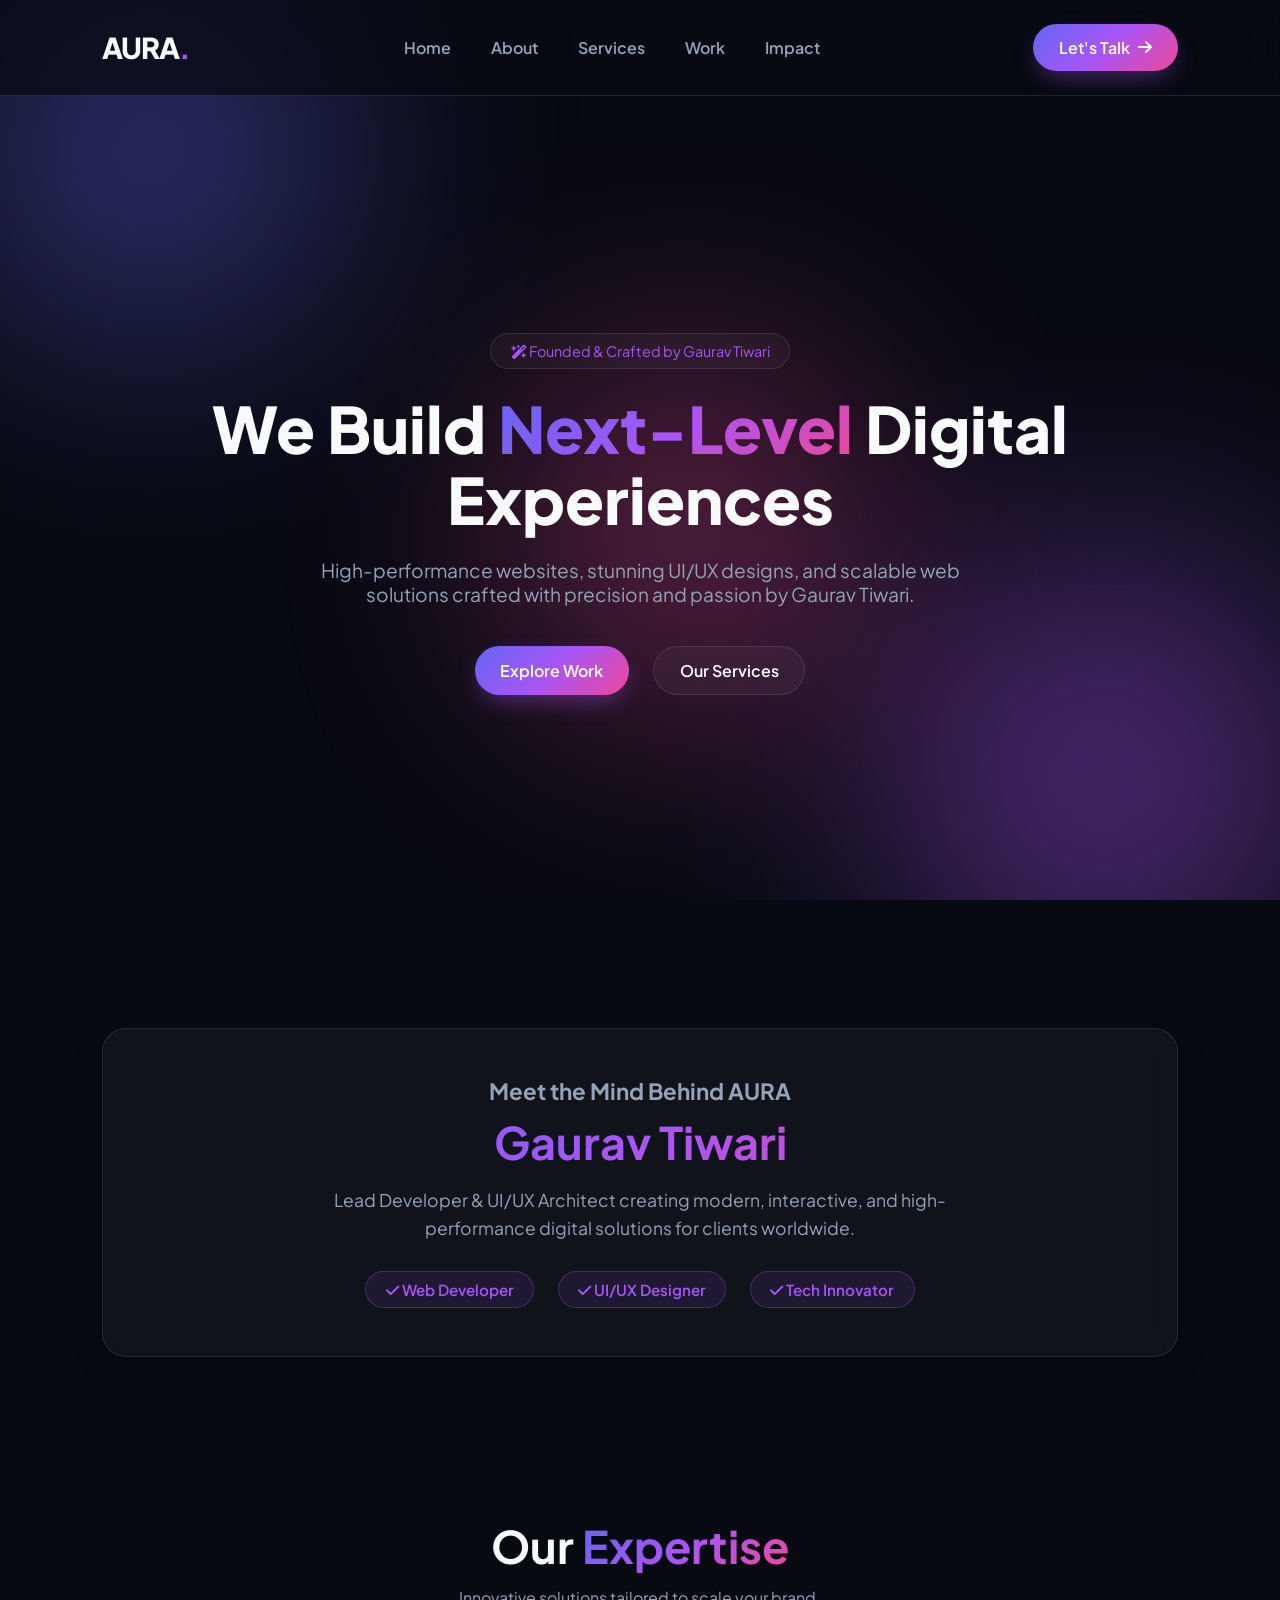
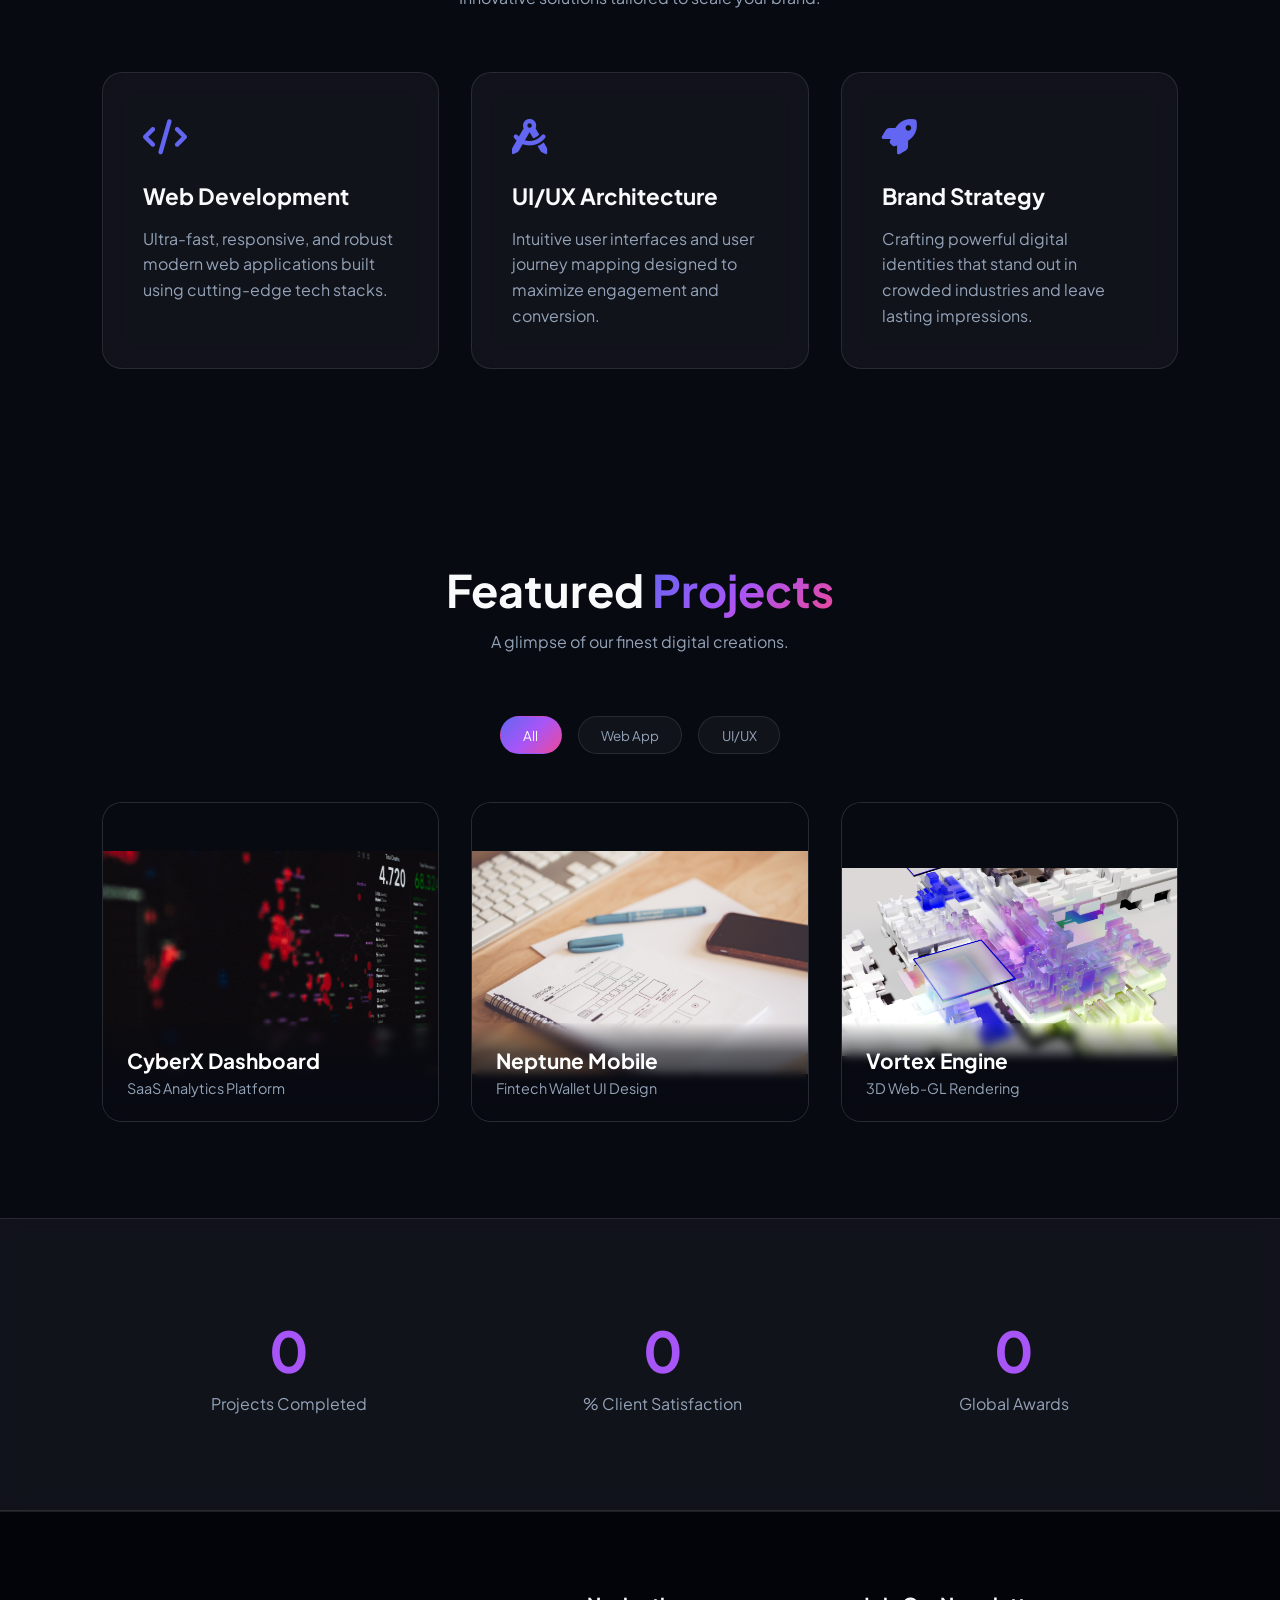
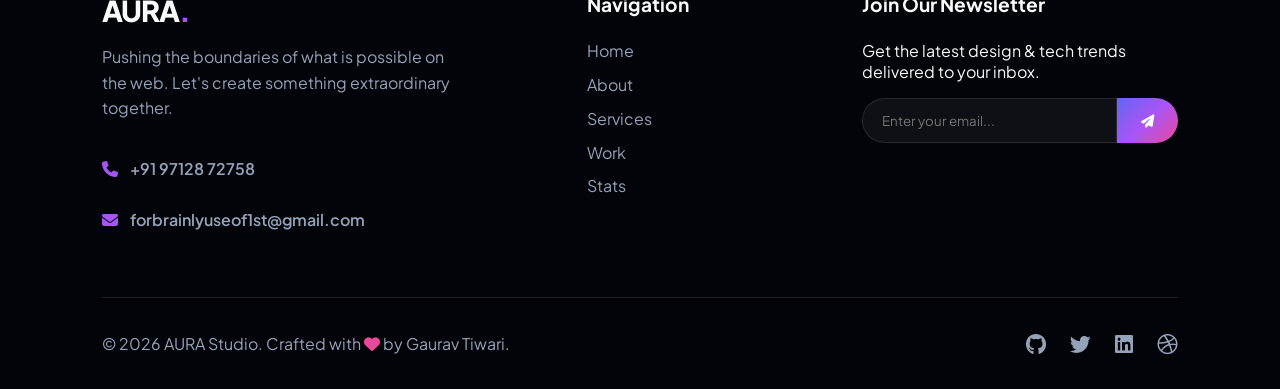
<file: index.html>
<!DOCTYPE html>
<html lang="en">
<head>
    <meta charset="UTF-8">
    <meta name="viewport" content="width=device-width, initial-scale=1.0">
    <title>AURA — Gaurav Tiwari | Digital Studio</title>
    <!-- Google Fonts -->
    <link href="https://fonts.googleapis.com/css2?family=Plus+Jakarta+Sans:wght@300;400;600;800&display=swap" rel="stylesheet">
    <!-- Font Awesome Icons -->
    <link rel="stylesheet" href="https://cdnjs.cloudflare.com/ajax/libs/font-awesome/6.4.0/css/all.min.css">
    <link rel="stylesheet" href="style.css">
</head>
<body>

    <!-- Background Animated Blobs -->
    <div class="blob-container">
        <div class="blob blob-1"></div>
        <div class="blob blob-2"></div>
        <div class="blob blob-3"></div>
    </div>

    <!-- Header / Navbar -->
    <header class="navbar">
        <div class="logo">AURA<span>.</span></div>
        <nav>
            <ul class="nav-links">
                <li><a href="#hero">Home</a></li>
                <li><a href="#about">About</a></li>
                <li><a href="#services">Services</a></li>
                <li><a href="#portfolio">Work</a></li>
                <li><a href="#stats">Impact</a></li>
            </ul>
        </nav>
        <a href="#contact" class="btn-primary">Let's Talk <i class="fa-solid fa-arrow-right"></i></a>
        <div class="hamburger">
            <i class="fa-solid fa-bars"></i>
        </div>
    </header>

    <!-- Hero Section -->
    <section id="hero" class="hero">
        <div class="hero-badge"><i class="fa-solid fa-wand-magic-sparkles"></i> Founded & Crafted by Gaurav Tiwari</div>
        <h1 class="hero-title">We Build <span class="gradient-text">Next-Level</span> Digital Experiences</h1>
        <p class="hero-subtitle">High-performance websites, stunning UI/UX designs, and scalable web solutions crafted with precision and passion by Gaurav Tiwari.</p>
        <div class="hero-btns">
            <a href="#portfolio" class="btn-primary">Explore Work</a>
            <a href="#services" class="btn-secondary">Our Services</a>
        </div>
    </section>

    <!-- About Creator Section -->
    <section id="about" class="about">
        <div class="about-card">
            <div class="about-info">
                <h2>Meet the Mind Behind AURA</h2>
                <h3 class="gradient-text">Gaurav Tiwari</h3>
                <p>Lead Developer & UI/UX Architect creating modern, interactive, and high-performance digital solutions for clients worldwide.</p>
                <div class="about-tags">
                    <span><i class="fa-solid fa-check"></i> Web Developer</span>
                    <span><i class="fa-solid fa-check"></i> UI/UX Designer</span>
                    <span><i class="fa-solid fa-check"></i> Tech Innovator</span>
                </div>
            </div>
        </div>
    </section>

    <!-- Services Section -->
    <section id="services" class="services">
        <div class="section-header">
            <h2>Our <span class="gradient-text">Expertise</span></h2>
            <p>Innovative solutions tailored to scale your brand.</p>
        </div>
        <div class="services-grid">
            <div class="service-card">
                <div class="icon"><i class="fa-solid fa-code"></i></div>
                <h3>Web Development</h3>
                <p>Ultra-fast, responsive, and robust modern web applications built using cutting-edge tech stacks.</p>
            </div>
            <div class="service-card">
                <div class="icon"><i class="fa-solid fa-compass-drafting"></i></div>
                <h3>UI/UX Architecture</h3>
                <p>Intuitive user interfaces and user journey mapping designed to maximize engagement and conversion.</p>
            </div>
            <div class="service-card">
                <div class="icon"><i class="fa-solid fa-rocket"></i></div>
                <h3>Brand Strategy</h3>
                <p>Crafting powerful digital identities that stand out in crowded industries and leave lasting impressions.</p>
            </div>
        </div>
    </section>

    <!-- Portfolio Section with Images -->
    <section id="portfolio" class="portfolio">
        <div class="section-header">
            <h2>Featured <span class="gradient-text">Projects</span></h2>
            <p>A glimpse of our finest digital creations.</p>
        </div>
        <div class="filter-buttons">
            <button class="filter-btn active" data-filter="all">All</button>
            <button class="filter-btn" data-filter="web">Web App</button>
            <button class="filter-btn" data-filter="design">UI/UX</button>
        </div>
        <div class="portfolio-grid">
            <!-- Project 1 with 1.jpg -->
            <div class="portfolio-card" data-category="web">
                <div class="image-wrapper">
                    <img src="1.jpg" alt="CyberX Dashboard Project">
                </div>
                <div class="card-inner">
                    <h3>CyberX Dashboard</h3>
                    <p>SaaS Analytics Platform</p>
                </div>
            </div>

            <!-- Project 2 with 2.jpg -->
            <div class="portfolio-card" data-category="design">
                <div class="image-wrapper">
                    <img src="2.jpg" alt="Neptune Mobile Project">
                </div>
                <div class="card-inner">
                    <h3>Neptune Mobile</h3>
                    <p>Fintech Wallet UI Design</p>
                </div>
            </div>

            <!-- Project 3 with 3.jpg -->
            <div class="portfolio-card" data-category="web">
                <div class="image-wrapper">
                    <img src="3.jpg" alt="Vortex Engine Project">
                </div>
                <div class="card-inner">
                    <h3>Vortex Engine</h3>
                    <p>3D Web-GL Rendering</p>
                </div>
            </div>
        </div>
    </section>

    <!-- Stats Section -->
    <section id="stats" class="stats">
        <div class="stat-box">
            <h3 class="counter" data-target="128">0</h3>
            <p>Projects Completed</p>
        </div>
        <div class="stat-box">
            <h3 class="counter" data-target="98">0</h3>
            <p>% Client Satisfaction</p>
        </div>
        <div class="stat-box">
            <h3 class="counter" data-target="15">0</h3>
            <p>Global Awards</p>
        </div>
    </section>

    <!-- Animated Footer -->
    <footer id="contact" class="footer">
        <div class="footer-top">
            <div class="footer-brand">
                <div class="logo">AURA<span>.</span></div>
                <p>Pushing the boundaries of what is possible on the web. Let's create something extraordinary together.</p>
                <div class="footer-contact-details">
                    <p class="footer-contact-item">
                        <i class="fa-solid fa-phone"></i> 
                        <a href="tel:+919712872758">+91 97128 72758</a>
                    </p>
                    <p class="footer-contact-item">
                        <i class="fa-solid fa-envelope"></i> 
                        <a href="mailto:forbrainlyuseof1st@gmail.com">forbrainlyuseof1st@gmail.com</a>
                    </p>
                </div>
            </div>
            <div class="footer-links">
                <h4>Navigation</h4>
                <ul>
                    <li><a href="#hero">Home</a></li>
                    <li><a href="#about">About</a></li>
                    <li><a href="#services">Services</a></li>
                    <li><a href="#portfolio">Work</a></li>
                    <li><a href="#stats">Stats</a></li>
                </ul>
            </div>
            <div class="footer-newsletter">
                <h4>Join Our Newsletter</h4>
                <p>Get the latest design & tech trends delivered to your inbox.</p>
                <form class="newsletter-form" onsubmit="event.preventDefault(); alert('Subscribed successfully!');">
                    <input type="email" placeholder="Enter your email..." required>
                    <button type="submit"><i class="fa-solid fa-paper-plane"></i></button>
                </form>
            </div>
        </div>
        <div class="footer-bottom">
            <p>&copy; 2026 AURA Studio. Crafted with <i class="fa-solid fa-heart" style="color: #ec4899;"></i> by Gaurav Tiwari.</p>
            <div class="social-icons">
                <a href="#"><i class="fa-brands fa-github"></i></a>
                <a href="#"><i class="fa-brands fa-twitter"></i></a>
                <a href="#"><i class="fa-brands fa-linkedin"></i></a>
                <a href="#"><i class="fa-brands fa-dribbble"></i></a>
            </div>
        </div>
    </footer>

    <script src="script.js"></script>
</body>
</html>
</file>
<file: style.css>
/* --- Global Variables & Resets --- */
:root {
    --bg-dark: #080a12;
    --card-bg: rgba(255, 255, 255, 0.04);
    --card-border: rgba(255, 255, 255, 0.1);
    --primary-gradient: linear-gradient(135deg, #6366f1 0%, #a855f7 50%, #ec4899 100%);
    --text-main: #f8fafc;
    --text-muted: #94a3b8;
    --font-family: 'Plus Jakarta Sans', sans-serif;
}

* {
    margin: 0;
    padding: 0;
    box-sizing: border-box;
    scroll-behavior: smooth;
    font-family: var(--font-family);
}

body {
    background-color: var(--bg-dark);
    color: var(--text-main);
    overflow-x: hidden;
    position: relative;
}

/* --- Animated Glowing Background Blobs --- */
.blob-container {
    position: fixed;
    top: 0;
    left: 0;
    width: 100vw;
    height: 100vh;
    z-index: -1;
    overflow: hidden;
    pointer-events: none;
}

.blob {
    position: absolute;
    border-radius: 50%;
    filter: blur(120px);
    opacity: 0.4;
    animation: float 12s infinite alternate ease-in-out;
}

.blob-1 {
    width: 400px;
    height: 400px;
    background: #6366f1;
    top: -50px;
    left: -50px;
}

.blob-2 {
    width: 450px;
    height: 450px;
    background: #a855f7;
    bottom: -100px;
    right: -50px;
    animation-delay: -4s;
}

.blob-3 {
    width: 350px;
    height: 350px;
    background: #ec4899;
    top: 40%;
    left: 40%;
    animation-delay: -8s;
}

@keyframes float {
    0% { transform: translate(0, 0) scale(1); }
    100% { transform: translate(50px, 80px) scale(1.15); }
}

/* --- Typography Helpers --- */
.gradient-text {
    background: var(--primary-gradient);
    background-clip: text;
    -webkit-background-clip: text;
    -webkit-text-fill-color: transparent;
}

/* --- Header / Navbar --- */
.navbar {
    display: flex;
    justify-content: space-between;
    align-items: center;
    padding: 1.5rem 8%;
    position: fixed;
    top: 0;
    width: 100%;
    backdrop-filter: blur(20px);
    background: rgba(8, 10, 18, 0.7);
    border-bottom: 1px solid var(--card-border);
    z-index: 1000;
}

.logo {
    font-size: 1.8rem;
    font-weight: 800;
    letter-spacing: -1px;
}

.logo span {
    color: #a855f7;
}

.nav-links {
    display: flex;
    list-style: none;
    gap: 2.5rem;
}

.nav-links a {
    color: var(--text-muted);
    text-decoration: none;
    font-weight: 600;
    transition: 0.3s;
}

.nav-links a:hover {
    color: var(--text-main);
}

.btn-primary {
    background: var(--primary-gradient);
    color: #fff;
    padding: 0.8rem 1.6rem;
    border-radius: 50px;
    text-decoration: none;
    font-weight: 600;
    box-shadow: 0 10px 25px -5px rgba(168, 85, 247, 0.4);
    transition: transform 0.3s, box-shadow 0.3s;
    display: inline-flex;
    align-items: center;
    gap: 0.5rem;
    border: none;
    cursor: pointer;
}

.btn-primary:hover {
    transform: translateY(-3px);
    box-shadow: 0 15px 30px -5px rgba(168, 85, 247, 0.6);
}

.hamburger {
    display: none;
    font-size: 1.5rem;
    cursor: pointer;
}

/* --- Hero Section --- */
.hero {
    min-height: 100vh;
    display: flex;
    flex-direction: column;
    justify-content: center;
    align-items: center;
    text-align: center;
    padding: 0 10%;
    margin-top: 4rem;
}

.hero-badge {
    background: var(--card-bg);
    border: 1px solid var(--card-border);
    padding: 0.5rem 1.2rem;
    border-radius: 30px;
    font-size: 0.9rem;
    color: #a855f7;
    margin-bottom: 1.5rem;
    backdrop-filter: blur(10px);
}

.hero-title {
    font-size: 4rem;
    font-weight: 800;
    line-height: 1.1;
    margin-bottom: 1.5rem;
    max-width: 900px;
}

.hero-subtitle {
    font-size: 1.2rem;
    color: var(--text-muted);
    max-width: 650px;
    margin-bottom: 2.5rem;
}

.hero-btns {
    display: flex;
    gap: 1.5rem;
}

.btn-secondary {
    background: var(--card-bg);
    border: 1px solid var(--card-border);
    color: var(--text-main);
    padding: 0.8rem 1.6rem;
    border-radius: 50px;
    text-decoration: none;
    font-weight: 600;
    backdrop-filter: blur(10px);
    transition: 0.3s;
}

.btn-secondary:hover {
    background: rgba(255, 255, 255, 0.1);
}

/* --- About Section --- */
.about {
    padding: 4rem 8%;
}

.about-card {
    background: var(--card-bg);
    border: 1px solid var(--card-border);
    border-radius: 24px;
    padding: 3rem;
    backdrop-filter: blur(15px);
    text-align: center;
    box-shadow: 0 10px 30px rgba(0, 0, 0, 0.2);
}

.about-info h2 {
    font-size: 1.4rem;
    color: var(--text-muted);
    margin-bottom: 0.5rem;
}

.about-info h3 {
    font-size: 2.8rem;
    margin-bottom: 1rem;
}

.about-info p {
    color: var(--text-muted);
    max-width: 700px;
    margin: 0 auto 1.8rem;
    font-size: 1.1rem;
    line-height: 1.6;
}

.about-tags {
    display: flex;
    justify-content: center;
    gap: 1.5rem;
    flex-wrap: wrap;
}

.about-tags span {
    background: rgba(168, 85, 247, 0.1);
    border: 1px solid rgba(168, 85, 247, 0.3);
    color: #a855f7;
    padding: 0.5rem 1.2rem;
    border-radius: 30px;
    font-size: 0.95rem;
    font-weight: 600;
}

/* --- Services Section --- */
.services, .portfolio, .stats {
    padding: 6rem 8%;
}

.section-header {
    text-align: center;
    margin-bottom: 4rem;
}

.section-header h2 {
    font-size: 2.8rem;
    margin-bottom: 0.8rem;
}

.section-header p {
    color: var(--text-muted);
}

.services-grid {
    display: grid;
    grid-template-columns: repeat(auto-fit, minmax(280px, 1fr));
    gap: 2rem;
}

.service-card {
    background: var(--card-bg);
    border: 1px solid var(--card-border);
    padding: 2.5rem;
    border-radius: 20px;
    backdrop-filter: blur(15px);
    transition: transform 0.4s, border-color 0.4s;
}

.service-card:hover {
    transform: translateY(-10px);
    border-color: #a855f7;
}

.service-card .icon {
    font-size: 2.2rem;
    color: #6366f1;
    margin-bottom: 1.5rem;
}

.service-card h3 {
    margin-bottom: 1rem;
    font-size: 1.4rem;
}

.service-card p {
    color: var(--text-muted);
    line-height: 1.6;
}

/* --- Portfolio Section --- */
.filter-buttons {
    display: flex;
    justify-content: center;
    gap: 1rem;
    margin-bottom: 3rem;
}

.filter-btn {
    background: var(--card-bg);
    border: 1px solid var(--card-border);
    color: var(--text-muted);
    padding: 0.6rem 1.4rem;
    border-radius: 30px;
    cursor: pointer;
    transition: 0.3s;
}

.filter-btn.active, .filter-btn:hover {
    background: var(--primary-gradient);
    color: #fff;
    border-color: transparent;
}

.portfolio-grid {
    display: grid;
    grid-template-columns: repeat(auto-fit, minmax(300px, 1fr));
    gap: 2rem;
}

.portfolio-card {
    height: 320px;
    background: var(--card-bg);
    border-radius: 20px;
    border: 1px solid var(--card-border);
    overflow: hidden;
    position: relative;
    cursor: pointer;
    transition: transform 0.4s, border-color 0.4s, box-shadow 0.4s;
}

.portfolio-card:hover {
    transform: translateY(-8px);
    border-color: #a855f7;
    box-shadow: 0 15px 30px rgba(168, 85, 247, 0.25);
}

.image-wrapper {
    width: 100%;
    height: 100%;
    display: flex;
    justify-content: center;
    align-items: center;
    background: #080a12;
}

.image-wrapper img {
    width: 100%;
    height: 100%;
    object-fit: contain;
    transition: transform 0.5s ease;
}

.portfolio-card:hover .image-wrapper img {
    transform: scale(1.05);
}

.card-inner {
    position: absolute;
    bottom: 0;
    left: 0;
    padding: 1.5rem;
    background: linear-gradient(to top, rgba(8, 10, 18, 0.95) 20%, rgba(8, 10, 18, 0.6) 70%, transparent 100%);
    width: 100%;
    backdrop-filter: blur(4px);
}

.card-inner h3 {
    font-size: 1.3rem;
    margin-bottom: 0.3rem;
    color: #fff;
}

.card-inner p {
    font-size: 0.9rem;
    color: var(--text-muted);
}

/* --- Stats Section --- */
.stats {
    display: flex;
    justify-content: space-around;
    background: var(--card-bg);
    border-top: 1px solid var(--card-border);
    border-bottom: 1px solid var(--card-border);
    backdrop-filter: blur(10px);
}

.stat-box {
    text-align: center;
}

.stat-box h3 {
    font-size: 3.5rem;
    color: #a855f7;
    margin-bottom: 0.5rem;
}

.stat-box p {
    color: var(--text-muted);
}

/* --- Footer Section --- */
.footer {
    background: rgba(4, 5, 10, 0.95);
    border-top: 1px solid var(--card-border);
    padding: 5rem 8% 2rem;
}

.footer-top {
    display: grid;
    grid-template-columns: 2fr 1fr 1.5fr;
    gap: 4rem;
    margin-bottom: 4rem;
}

.footer-brand p {
    color: var(--text-muted);
    margin-top: 1rem;
    max-width: 350px;
    line-height: 1.6;
}

.footer-contact-details {
    margin-top: 1.2rem;
    display: flex;
    flex-direction: column;
    gap: 0.6rem;
}

.footer-contact-item {
    color: var(--text-muted);
    display: flex;
    align-items: center;
    gap: 0.6rem;
    font-weight: 600;
}

.footer-contact-item i {
    color: #a855f7;
    width: 18px;
}

.footer-contact-item a {
    color: var(--text-muted);
    text-decoration: none;
    transition: 0.3s;
}

.footer-contact-item a:hover {
    color: #fff;
}

.footer-links h4, .footer-newsletter h4 {
    margin-bottom: 1.5rem;
    font-size: 1.2rem;
}

.footer-links ul {
    list-style: none;
}

.footer-links li {
    margin-bottom: 0.8rem;
}

.footer-links a {
    color: var(--text-muted);
    text-decoration: none;
    transition: 0.3s;
}

.footer-links a:hover {
    color: #a855f7;
}

.newsletter-form {
    display: flex;
    margin-top: 1rem;
}

.newsletter-form input {
    padding: 0.8rem 1.2rem;
    border-radius: 30px 0 0 30px;
    border: 1px solid var(--card-border);
    background: rgba(255, 255, 255, 0.05);
    color: #fff;
    outline: none;
    width: 100%;
}

.newsletter-form button {
    padding: 0.8rem 1.5rem;
    border-radius: 0 30px 30px 0;
    border: none;
    background: var(--primary-gradient);
    color: #fff;
    cursor: pointer;
}

.footer-bottom {
    display: flex;
    justify-content: space-between;
    align-items: center;
    border-top: 1px solid var(--card-border);
    padding-top: 2rem;
    color: var(--text-muted);
}

.social-icons {
    display: flex;
    gap: 1.5rem;
}

.social-icons a {
    color: var(--text-muted);
    font-size: 1.3rem;
    transition: 0.3s;
}

.social-icons a:hover {
    color: #a855f7;
    transform: translateY(-3px);
}

/* Mobile Responsive */
@media (max-width: 768px) {
    .nav-links { display: none; }
    .hamburger { display: block; }
    .hero-title { font-size: 2.5rem; }
    .footer-top { grid-template-columns: 1fr; gap: 2rem; }
    .stats { flex-direction: column; gap: 2rem; }
}
</file>
